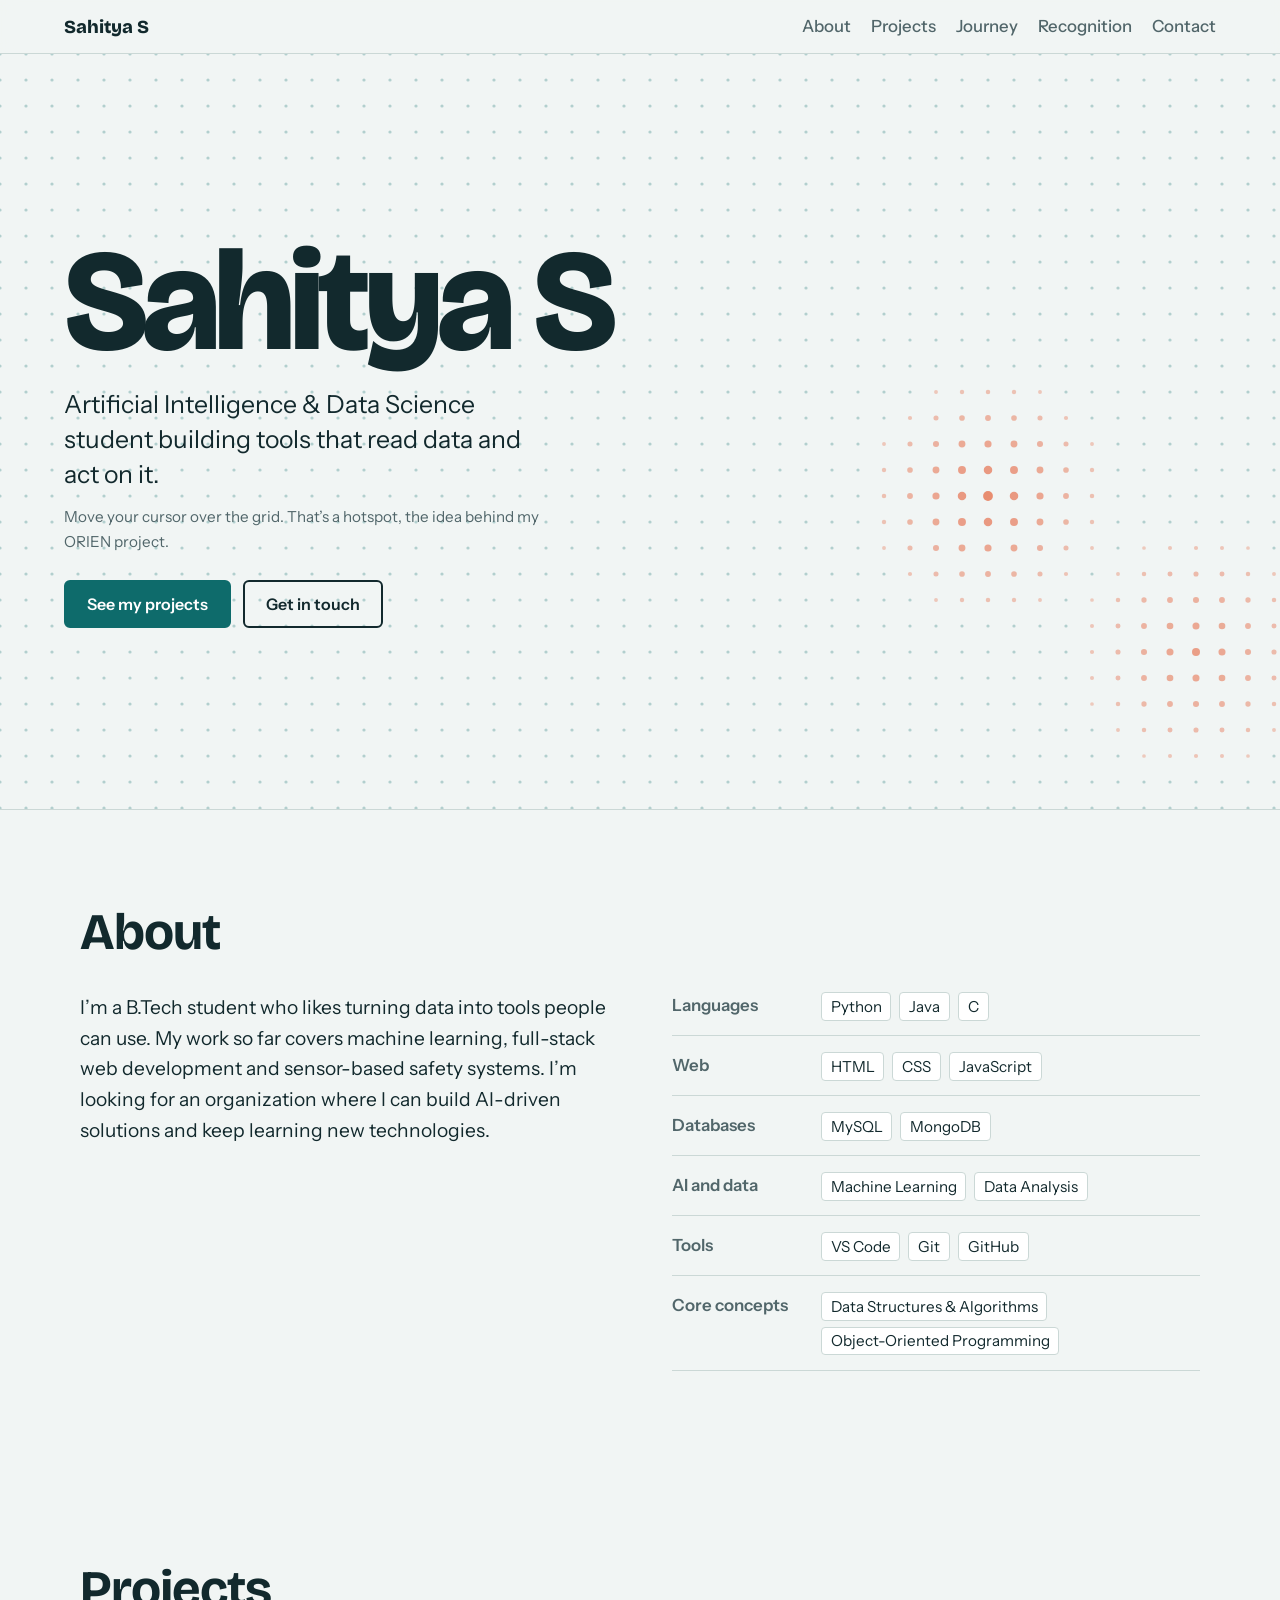
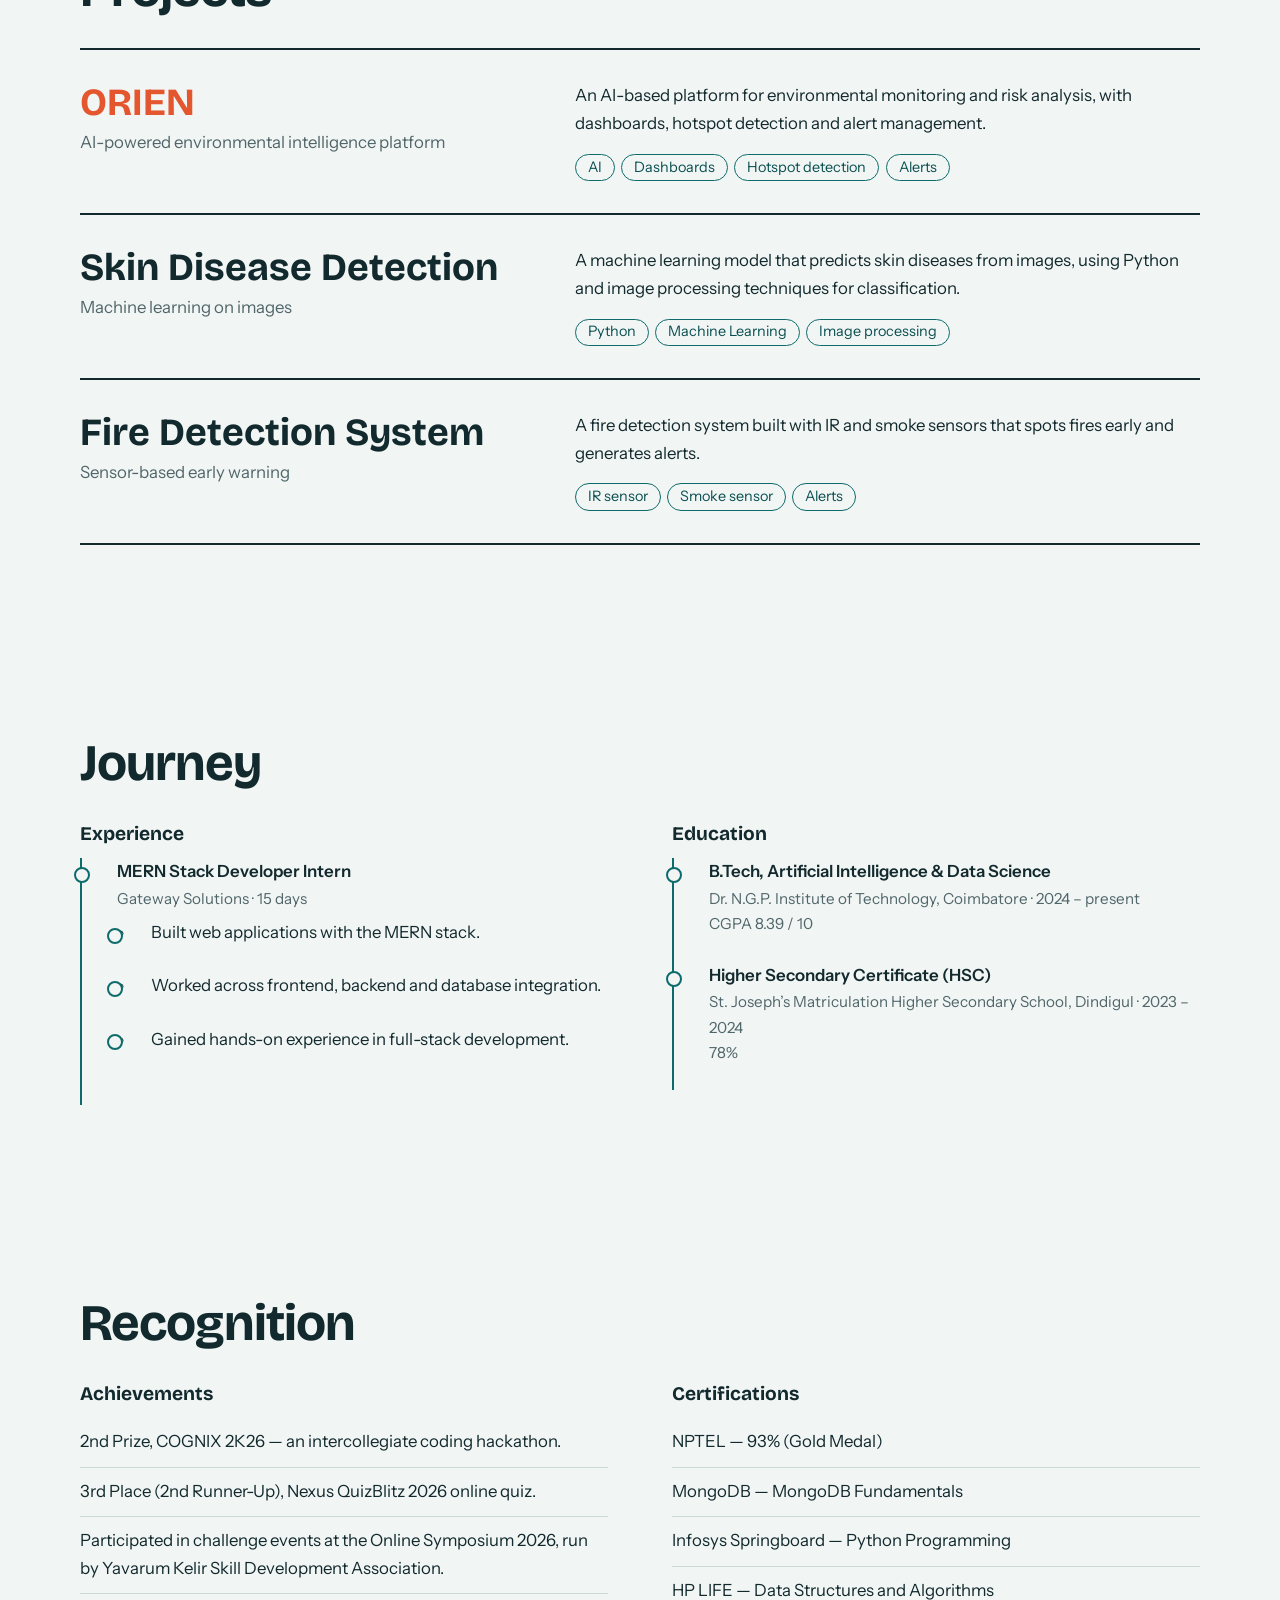
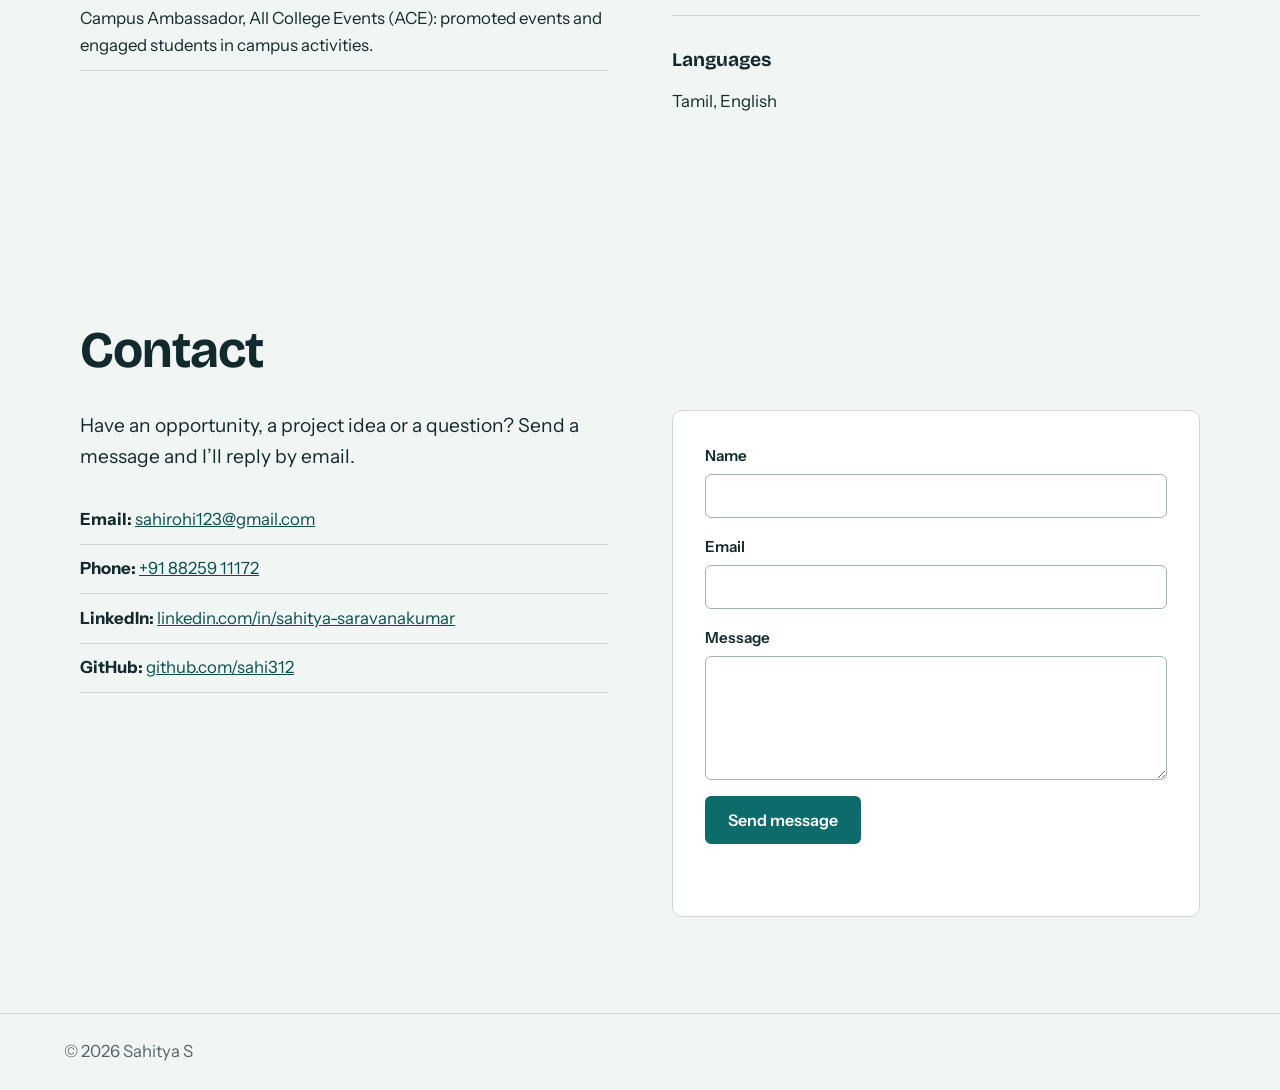
<file: index.html>
<!DOCTYPE html>
<html lang="en">
<head>
<meta charset="UTF-8">
<meta name="viewport" content="width=device-width, initial-scale=1">
<title>Sahitya S — AI & Data Science</title>
<meta name="description" content="Portfolio of Sahitya S, B.Tech Artificial Intelligence & Data Science student.">
<link rel="preconnect" href="https://fonts.googleapis.com">
<link rel="preconnect" href="https://fonts.gstatic.com" crossorigin>
<link href="https://fonts.googleapis.com/css2?family=Bricolage+Grotesque:opsz,wght@12..96,500;12..96,700;12..96,800&family=Instrument+Sans:wght@400;500;600&display=swap" rel="stylesheet">
<link rel="stylesheet" href="style.css">
</head>
<body>
<header class="top">
  <a class="brand" href="#top">Sahitya S</a>
  <nav aria-label="Main">
    <a href="#about">About</a><a href="#projects">Projects</a><a href="#journey">Journey</a><a href="#recognition">Recognition</a><a href="#contact">Contact</a>
  </nav>
</header>

<main id="top">
  <section class="hero">
    <canvas id="heat" aria-hidden="true"></canvas>
    <div class="hero-text">
      <h1>Sahitya S</h1>
      <p class="lead">Artificial Intelligence &amp; Data Science student building tools that read data and act on it.</p>
      <p class="hint">Move your cursor over the grid. That’s a hotspot, the idea behind my ORIEN project.</p>
      <div class="actions">
        <a class="btn primary" href="#projects">See my projects</a>
        <a class="btn" href="#contact">Get in touch</a>
      </div>
    </div>
  </section>

  <section id="about" class="block">
    <h2>About</h2>
    <div class="cols">
      <p id="summary" class="big"></p>
      <div id="skills" class="skills"></div>
    </div>
  </section>

  <section id="projects" class="block">
    <h2>Projects</h2>
    <div id="projectList" class="projects"></div>
  </section>

  <section id="journey" class="block">
    <h2>Journey</h2>
    <div class="cols">
      <div><h3>Experience</h3><ol id="experience" class="timeline"></ol></div>
      <div><h3>Education</h3><ol id="education" class="timeline"></ol></div>
    </div>
  </section>

  <section id="recognition" class="block">
    <h2>Recognition</h2>
    <div class="cols">
      <div><h3>Achievements</h3><ul id="achievements" class="plain"></ul></div>
      <div><h3>Certifications</h3><ul id="certifications" class="plain"></ul>
        <h3 class="gap">Languages</h3><p id="languages"></p></div>
    </div>
  </section>

  <section id="contact" class="block">
    <h2>Contact</h2>
    <div class="cols">
      <div>
        <p class="big">Have an opportunity, a project idea or a question? Send a message and I’ll reply by email.</p>
        <ul id="links" class="plain links"></ul>
      </div>
      <form id="contactForm" novalidate>
        <label>Name<input name="name" autocomplete="name" required maxlength="80"></label>
        <label>Email<input name="email" type="email" autocomplete="email" required maxlength="120"></label>
        <label>Message<textarea name="message" rows="5" required maxlength="2000"></textarea></label>
        <button class="btn primary" type="submit">Send message</button>
        <p id="formStatus" role="status" aria-live="polite"></p>
      </form>
    </div>
  </section>
</main>

<footer class="foot"><p>© <span id="year"></span> Sahitya S</p></footer>
<script src="profile.js"></script>
<script src="script.js"></script>
</body>
</html>
</file>
<file: style.css>
:root{
  --bg:#F1F5F4; --paper:#FFFFFF; --ink:#12292D; --muted:#51666A; --line:#CBD8D6;
  --teal:#0E6B6B; --teal-d:#0A4F50; --heat:#E4572E;
  --display:"Bricolage Grotesque","Segoe UI",system-ui,sans-serif;
  --body:"Instrument Sans","Segoe UI",system-ui,sans-serif;
}
*{box-sizing:border-box}
html{scroll-behavior:smooth;scroll-padding-top:70px}
body{margin:0;background:var(--bg);color:var(--ink);font:400 1.05rem/1.65 var(--body)}
a{color:var(--teal-d)}
:focus-visible{outline:3px solid var(--heat);outline-offset:3px}

.top{position:sticky;top:0;z-index:5;display:flex;justify-content:space-between;align-items:center;gap:1rem;flex-wrap:wrap;padding:.8rem clamp(1rem,5vw,4rem);background:rgba(241,245,244,.92);backdrop-filter:blur(8px);border-bottom:1px solid var(--line)}
.brand{font:800 1.15rem var(--display);color:var(--ink);text-decoration:none}
.top nav{display:flex;gap:1.25rem;flex-wrap:wrap}
.top nav a{color:var(--muted);text-decoration:none;font-weight:500}
.top nav a:hover{color:var(--ink)}

.hero{position:relative;min-height:84vh;display:flex;align-items:center;overflow:hidden;border-bottom:1px solid var(--line)}
#heat{position:absolute;inset:0;width:100%;height:100%}
.hero-text{position:relative;padding:3rem clamp(1rem,5vw,4rem);max-width:46rem;pointer-events:none}
.hero-text .actions,.hero-text a{pointer-events:auto}
h1{font:800 clamp(3.6rem,13vw,9rem)/.92 var(--display);letter-spacing:-.04em;margin:0 0 1.2rem}
.lead{font-size:clamp(1.15rem,2.4vw,1.55rem);line-height:1.4;max-width:30rem;margin:0 0 .8rem}
.hint{color:var(--muted);font-size:.95rem;max-width:30rem;margin:0 0 1.6rem}
.actions{display:flex;gap:.8rem;flex-wrap:wrap}
.btn{display:inline-block;padding:.75rem 1.3rem;border:2px solid var(--ink);border-radius:6px;font:600 1rem var(--body);color:var(--ink);background:transparent;text-decoration:none;cursor:pointer;transition:background .15s,color .15s}
.btn:hover{background:var(--ink);color:#fff}
.btn.primary{background:var(--teal);border-color:var(--teal);color:#fff}
.btn.primary:hover{background:var(--teal-d);border-color:var(--teal-d)}

.block{padding:clamp(3rem,8vw,6rem) clamp(1rem,5vw,4rem);max-width:78rem;margin:0 auto}
h2{font:700 clamp(2rem,5vw,3.2rem)/1.05 var(--display);letter-spacing:-.02em;margin:0 0 2rem}
h3{font:700 1.2rem var(--display);margin:0 0 .8rem}
h3.gap{margin-top:2rem}
.cols{display:grid;grid-template-columns:repeat(auto-fit,minmax(min(100%,22rem),1fr));gap:clamp(1.5rem,5vw,4rem);align-items:start}
.big{font-size:1.2rem;line-height:1.6;max-width:36rem;margin:0}

.skills{display:grid;gap:1rem}
.skill-row{display:grid;grid-template-columns:8.5rem 1fr;gap:.8rem;padding-bottom:.9rem;border-bottom:1px solid var(--line)}
.skill-row b{font-weight:600;color:var(--muted)}
.skill-row span{display:flex;flex-wrap:wrap;gap:.35rem .5rem}
.skill-row i{font-style:normal;background:var(--paper);border:1px solid var(--line);border-radius:4px;padding:.05rem .55rem;font-size:.95rem}

.projects{display:grid;gap:0}
.project{display:grid;grid-template-columns:minmax(0,1fr) minmax(0,1.4fr);gap:1rem 3rem;padding:2rem 0;border-top:2px solid var(--ink)}
.project:last-child{border-bottom:2px solid var(--ink)}
.project h3{font-size:clamp(1.6rem,3.5vw,2.4rem);line-height:1.05;margin:0 0 .4rem}
.project .sub{color:var(--muted);margin:0}
.project.featured h3{color:var(--heat)}
.project p{margin:0 0 1rem;max-width:38rem}
.tags{display:flex;flex-wrap:wrap;gap:.4rem;padding:0;margin:0;list-style:none}
.tags li{border:1px solid var(--teal);color:var(--teal-d);border-radius:999px;padding:.05rem .75rem;font-size:.9rem}
@media(max-width:700px){.project{grid-template-columns:1fr}.skill-row{grid-template-columns:1fr;gap:.3rem}}

.timeline{list-style:none;margin:0;padding:0 0 0 1.2rem;border-left:2px solid var(--teal)}
.timeline li{position:relative;padding:0 0 1.6rem 1rem}
.timeline li::before{content:"";position:absolute;left:-1.72rem;top:.55rem;width:.75rem;height:.75rem;border-radius:50%;background:var(--bg);border:2px solid var(--teal)}
.timeline b{display:block;font-weight:600}
.timeline small{display:block;color:var(--muted);font-size:.95rem}
.timeline ul{margin:.5rem 0 0;padding-left:1.1rem}
.plain{list-style:none;margin:0;padding:0}
.plain li{padding:.65rem 0;border-bottom:1px solid var(--line)}
.links{margin-top:1.5rem}

form{display:grid;gap:1rem;background:var(--paper);border:1px solid var(--line);border-radius:10px;padding:clamp(1.2rem,3vw,2rem)}
label{display:grid;gap:.35rem;font-weight:600;font-size:.95rem}
input,textarea{font:400 1rem var(--body);padding:.7rem .8rem;border:1px solid #9FB3B0;border-radius:6px;background:#fff;color:var(--ink);width:100%}
form .btn{justify-self:start}
#formStatus{margin:0;min-height:1.5rem;font-weight:500}
#formStatus.ok{color:var(--teal-d)}
#formStatus.err{color:#B3261E}
.foot{border-top:1px solid var(--line);padding:1.5rem clamp(1rem,5vw,4rem);color:var(--muted)}
.foot p{margin:0}
@media(prefers-reduced-motion:reduce){html{scroll-behavior:auto}.btn{transition:none}}
</file>
